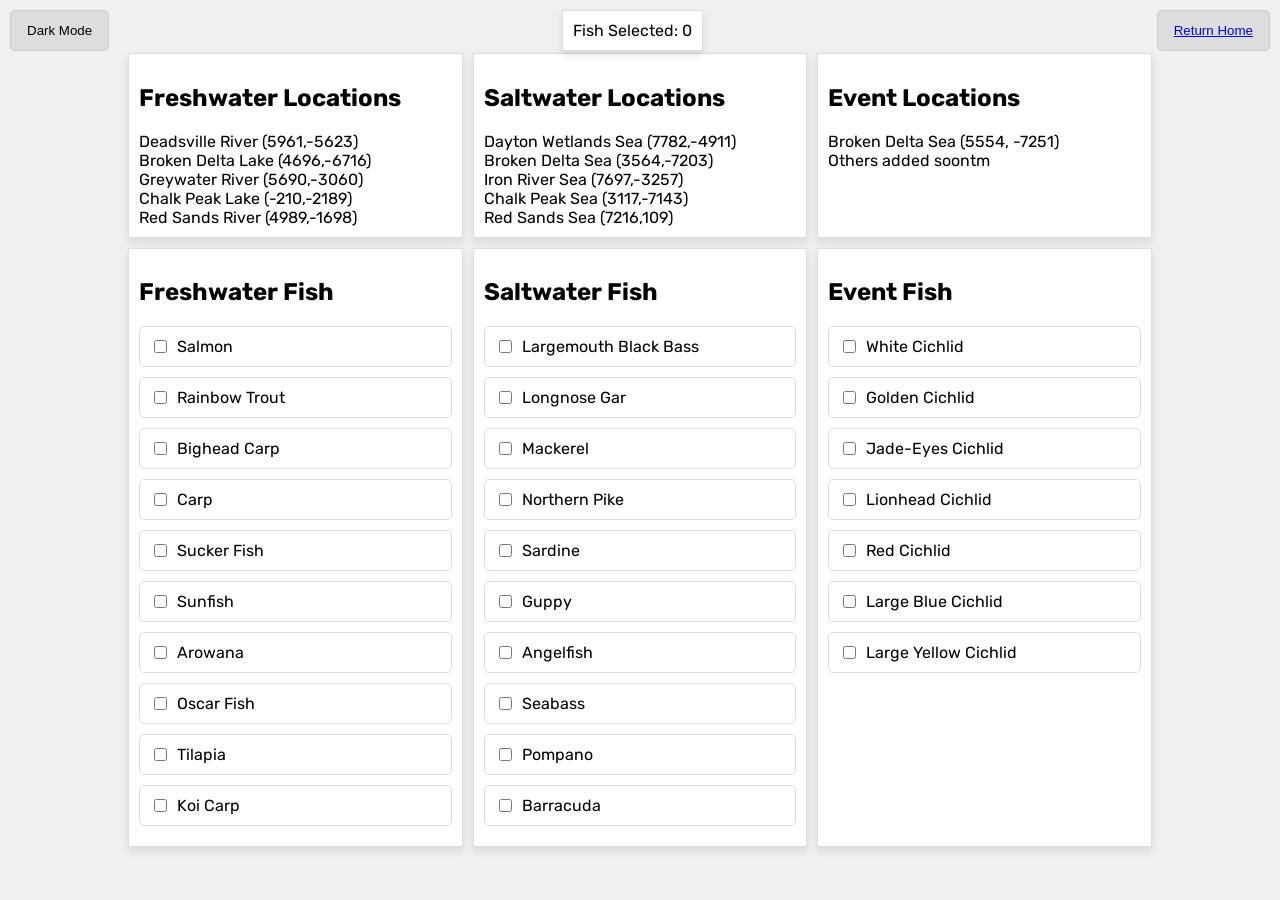
<file: fish/index.html>
<!DOCTYPE html>
<html lang="en">

<head>
    <meta charset="UTF-8">
    <meta name="viewport" content="width=device-width, initial-scale=1.0">
    <title>Fish Data Display</title>
    <link rel="stylesheet" href="css/styles.css">
    <link rel="stylesheet" href="https://fonts.googleapis.com/css2?family=Rubik:wght@400;500;700&display=swap">
</head>


<body>
    <header class="header">
        <button id="dark-mode-button" class="dark-mode-button">Light Mode</button>
        <div id="fish-counter" class="counter-container">Fish Selected: 0</div>
        <button class="dark-mode-button"><a href="../../index.html">Return Home</a></button>
    </header>
    <div class="grid-container">
        <div id="freshwater-locations" class="grid-item"></div>
        <div id="saltwater-locations" class="grid-item"></div>
        <div id="event-locations" class="grid-item"></div>
        <div id="freshwater-fish" class="grid-item"></div>
        <div id="saltwater-fish" class="grid-item"></div>
        <div id="event-fish" class="grid-item"></div>
    </div>
    <script src="js/script.js"></script>
</body>

</html>
</file>
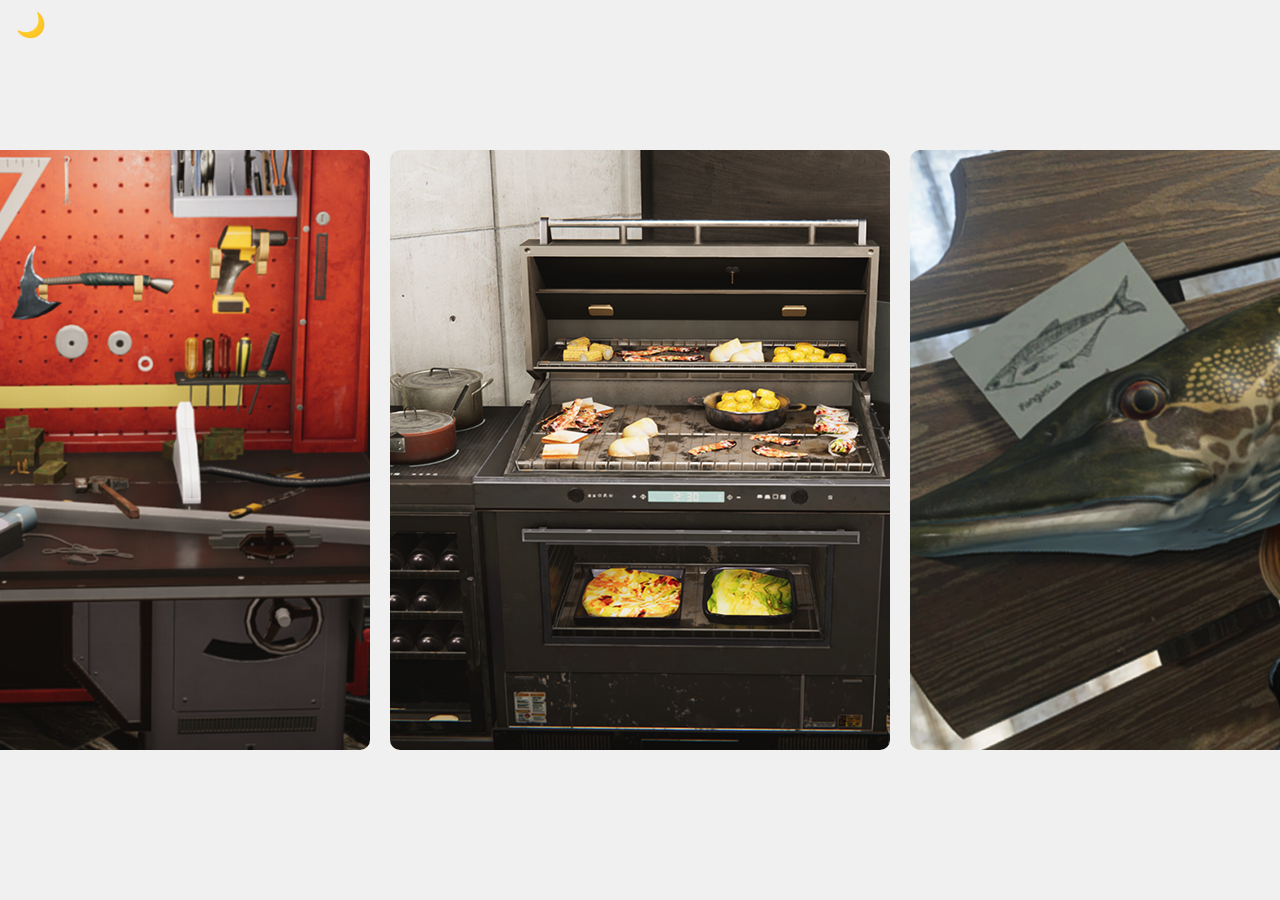
<file: home/index.html>
<!DOCTYPE html>
<html lang="en">

<head>
    <meta charset="UTF-8">
    <meta name="viewport" content="width=device-width, initial-scale=1.0">
    <title>Home | Birphon</title>
    <link href="https://fonts.googleapis.com/css2?family=Rubik:wght@400;700&display=swap" rel="stylesheet">
    <link rel="stylesheet" href="css/styles.css">
</head>

<body>
    <div class="toggle-container">
        <button id="darkModeToggle">🌙</button>
    </div>
    <div class="card-container">
        <a href="../infos/gear-builder/index.html">
            <div class="card" id="gear">
                <div class="card-text">Gear Builder</div>
            </div>
        </a>
        <a href="../infos/menu/index.html">
            <div class="card" id="menu">
                <div class="card-text">Menu</div>
            </div>
        </a>
        <a href="../infos/fish/index.html">
            <div class="card" id="fish">
                <div class="card-text">Fishing Checklist</div>
            </div>
        </a>



    </div>
    <script src="js/script.js"></script>
</body>

</html>
</file>
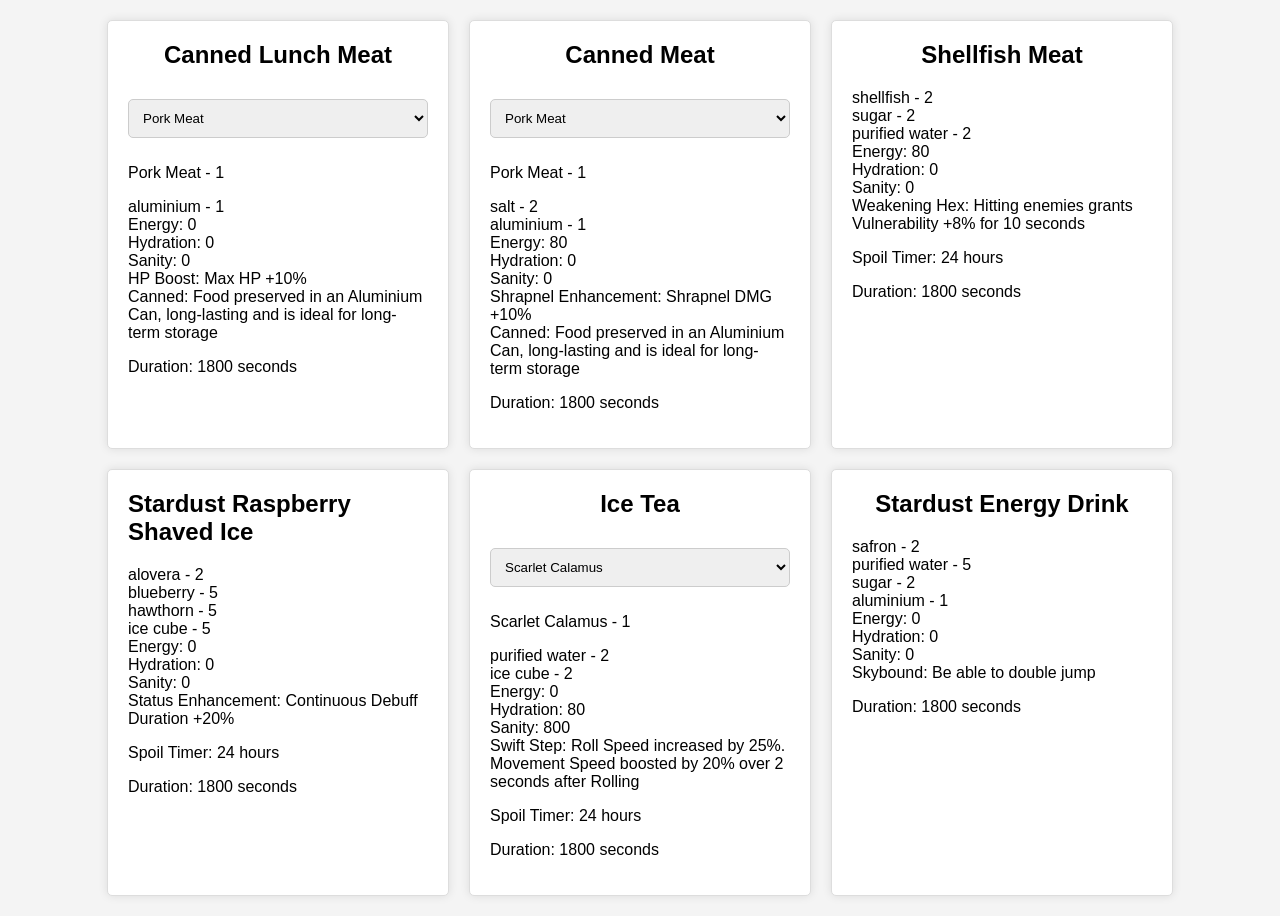
<file: menu/index.html>
<!DOCTYPE html>
<html lang="en">

<head>
    <meta charset="UTF-8">
    <meta name="viewport" content="width=device-width, initial-scale=1.0">
    <title>Food Info</title>
    <link rel="stylesheet" href="css/style.css">
</head>

<body>
    <div id="food-info">
    </div>
    <script src="js/script.js"></script>
</body>

</html>
</file>
<file: fish/css/styles.css>
/* Base Styles */
body {
    font-family: 'Rubik', sans-serif;
    /* Apply Rubik font */
    margin: 0;
    padding: 0;
    display: flex;
    justify-content: center;
    align-items: center;
    height: 100vh;
    background-color: #f0f0f0;
    position: relative;
    transition: background-color 0.3s, color 0.3s;
}

.grid-container {
    display: grid;
    grid-template-columns: repeat(3, 1fr);
    grid-template-rows: auto auto;
    /* Adjust rows based on content */
    gap: 10px;
    width: 80%;
    height: auto;
    /* Adjust height based on content */
    transition: background-color 0.3s, border-color 0.3s;
}

.grid-item {
    background: #ffffff;
    border: 1px solid #ddd;
    padding: 10px;
    overflow-y: auto;
    box-shadow: 0 4px 8px rgba(0, 0, 0, 0.1);
    min-height: 100px;
    /* Optional: Ensure a minimum height */
    transition: background-color 0.3s, border-color 0.3s;
}

.card {
    border: 1px solid #ddd;
    border-radius: 5px;
    padding: 10px;
    margin-bottom: 10px;
    background-color: #fff;
    display: flex;
    align-items: center;
    transition: background-color 0.3s, border-color 0.3s;
}

.card input[type="checkbox"] {
    margin-right: 10px;
}

.header {
    position: absolute;
    top: 10px;
    display: flex;
    justify-content: space-between;
    width: calc(100% - 20px);
    /* Full width minus padding */
    padding: 0 10px;
}

.dark-mode-button {
    background: #ddd;
    border: 1px solid #ccc;
    border-radius: 5px;
    padding: 8px 16px;
    cursor: pointer;
    transition: background-color 0.3s, color 0.3s;
    text-decoration: none;
}

.dark-mode-button:hover {
    background-color: #ccc;
}

.counter-container {
    background: #ffffff;
    border: 1px solid #ddd;
    padding: 10px;
    box-shadow: 0 4px 8px rgba(0, 0, 0, 0.1);
    transition: background-color 0.3s, border-color 0.3s;
}

/* Dark Mode Styles */
body.dark-mode {
    background-color: #333;
    color: #ddd;
}

body.dark-mode .grid-item,
body.dark-mode .counter-container,
body.dark-mode .card {
    background: #444;
    border-color: #666;
}

body.dark-mode .card {
    color: #ddd;
}

body.dark-mode .dark-mode-button {
    background: #333;
    color: #ddd;
    border: 1px solid #666;
}

body.dark-mode .dark-mode-button:hover {
    background-color: #444;
}

/* Responsive design for tablets and mobile devices */
@media (max-width: 768px) {
    .grid-container {
        grid-template-columns: 1fr;
        /* Stack items in one column */
        grid-template-rows: auto auto auto auto auto auto;
        /* Adjust rows to accommodate stacked items */
    }

    .header {
        flex-direction: column;
        align-items: flex-start;
    }

    .counter-container {
        width: 100%;
        /* Full width for better visibility on smaller screens */
        text-align: center;
        /* Center align text in counter */
    }
}

@media (max-width: 480px) {
    .grid-container {
        width: 100%;
        /* Full width for very small screens */
    }

    .card {
        font-size: 14px;
        /* Smaller font size for better readability on small screens */
        padding: 8px;
        /* Adjust padding */
    }
}
</file>
<file: home/css/styles.css>
body {
    font-family: 'Rubik', sans-serif;
    display: flex;
    justify-content: center;
    align-items: center;
    height: 100vh;
    margin: 0;
    background-color: #f0f0f0;
    transition: background-color 0.3s, color 0.3s;
}

.toggle-container {
    position: absolute;
    top: 10px;
    left: 10px;
}

#darkModeToggle {
    cursor: pointer;
    background: none;
    border: none;
    font-size: 24px;
}

.card-container {
    display: flex;
    gap: 20px;
}

.card {
    width: 500px;
    height: 600px;
    border-radius: 10px;
    background-size: cover;
    background-position: center;
    position: relative;
    overflow: hidden;
    transition: transform 0.3s ease, opacity 0.3s ease;
}

.card-text {
    position: absolute;
    top: 50%;
    left: 50%;
    transform: translate(-50%, -50%);
    width: 90%;
    /* Slight padding from the card edges */
    text-align: center;
    opacity: 0;
    transition: opacity 0.3s ease;
    color: white;
    font-weight: bold;
    padding: 5px;
    box-sizing: border-box;
    font-size: calc(16px + 1.5vw);
    /* Responsive font size */
    -webkit-text-stroke: 1px black;
    /* Border for letters */
    text-shadow:
        -1px -1px 0 #000,
        1px -1px 0 #000,
        -1px 1px 0 #000,
        1px 1px 0 #000;
    /* Fallback for other browsers */
}

.card:hover {
    transform: scale(1.1);
    opacity: 0.7;
}

.card:hover .card-text {
    opacity: 1;
}

#gear {
    background-image: url('../img/gear.png');
}

#menu {
    background-image: url('../img/menu.png');
}

#fish {
    background-image: url('../img/fish.png');
}

body.dark-mode {
    background-color: #1e1e1e;
    color: #ffffff;
}

body.dark-mode .card {
    box-shadow: 0 0 10px rgba(255, 255, 255, 0.2);
}
</file>
<file: menu/css/style.css>
body {
    font-family: Arial, sans-serif;
    background-color: #f4f4f4;
    margin: 0;
    padding: 0;
}

#food-info {
    display: flex;
    flex-wrap: wrap;
    justify-content: center;
    gap: 20px;
    padding: 20px;
}

.food-item {
    background: #fff;
    border: 1px solid #ddd;
    border-radius: 5px;
    box-shadow: 0 0 10px rgba(0, 0, 0, 0.1);
    width: 300px;
    padding: 20px;
    display: flex;
    flex-direction: column;
    align-items: center;
}

.food-item h2 {
    margin-top: 0;
}

.details {
    width: 100%;
}

select {
    width: 100%;
    padding: 10px;
    margin: 10px 0;
    border: 1px solid #ccc;
    border-radius: 5px;
}
</file>
